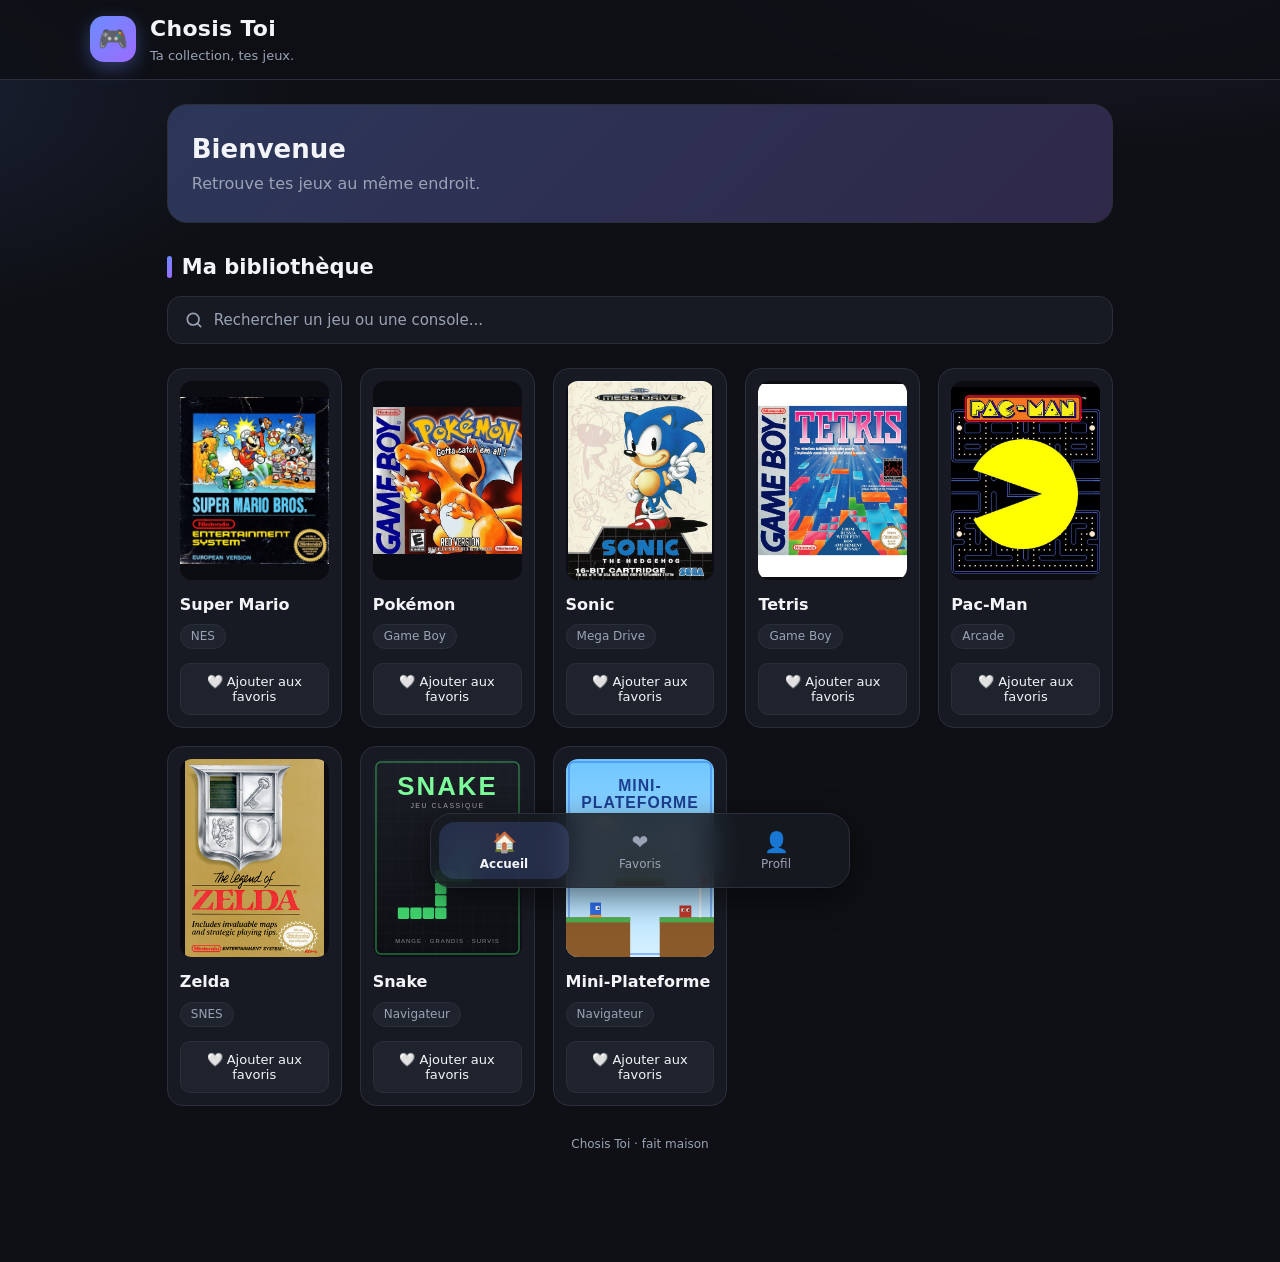
<file: index.html>
<!DOCTYPE html>
<html lang="fr">
<head>
    <meta charset="UTF-8">
    <meta name="viewport" content="width=device-width, initial-scale=1.0, viewport-fit=cover">
    <meta name="theme-color" content="#111318">
    <meta name="color-scheme" content="dark">
    <meta name="description" content="Chosis Toi : ta collection, tes jeux.">
    <title>Chosis Toi</title>

    <link rel="manifest" href="manifest.json">
    <link rel="icon" href="icon-192.png" type="image/png">
<link rel="apple-touch-icon" href="icon-192.png">
    <link rel="stylesheet" href="style.css">
</head>

<body>
    <header class="header">
        <div class="header-inner">
            <span class="logo" aria-hidden="true">🎮</span>
            <div>
                <h1>Chosis Toi</h1>
                <p>Ta collection, tes jeux.</p>
            </div>
        </div>
    </header>

    <main>
        <section id="welcome" class="welcome">
            <div class="hero">
                <h2>Bienvenue</h2>
                <p>Retrouve tes jeux au même endroit.</p>
            </div>
        </section>

        <!-- Vue liste : accueil, favoris, profil -->
        <section id="library" class="library">
            <h2 id="section-title">Ma bibliothèque</h2>

            <input
                type="search"
                id="search"
                placeholder="Rechercher un jeu ou une console..."
                aria-label="Rechercher un jeu"
                autocomplete="off"
            >

            <div id="games" class="games"></div>
        </section>

        <!-- Vue détail d'un jeu -->
        <section id="detail-view" class="library" hidden>
            <div id="game-details" class="game-details">
                <button id="back-button" type="button">← Retour</button>
                <img id="detail-image" alt="">
                <h2 id="detail-name"></h2>
                <p id="detail-console"></p>
                <button id="play-button" type="button">Jouer</button>

                <div id="zone-jeu" hidden>
                    <iframe
                        id="jeu-frame"
                        class="jeu-frame"
                        title="Jeu"
                        width="100%"
                        height="500"
                        sandbox="allow-scripts allow-same-origin"
                        allow="fullscreen">
                    </iframe>
                </div>
            </div>
        </section>
    </main>

    <footer class="footer">Chosis Toi · fait maison</footer>

    <nav class="bottom-nav" aria-label="Navigation principale">
        <button class="nav-button active" data-page="home" type="button">
            🏠 <span>Accueil</span>
        </button>
        <button class="nav-button" data-page="favorites" type="button">
            ❤️ <span>Favoris</span>
        </button>
        <button class="nav-button" data-page="profile" type="button">
            👤 <span>Profil</span>
        </button>
    </nav>

    <script src="script.js"></script>
</body>
</html>
</file>
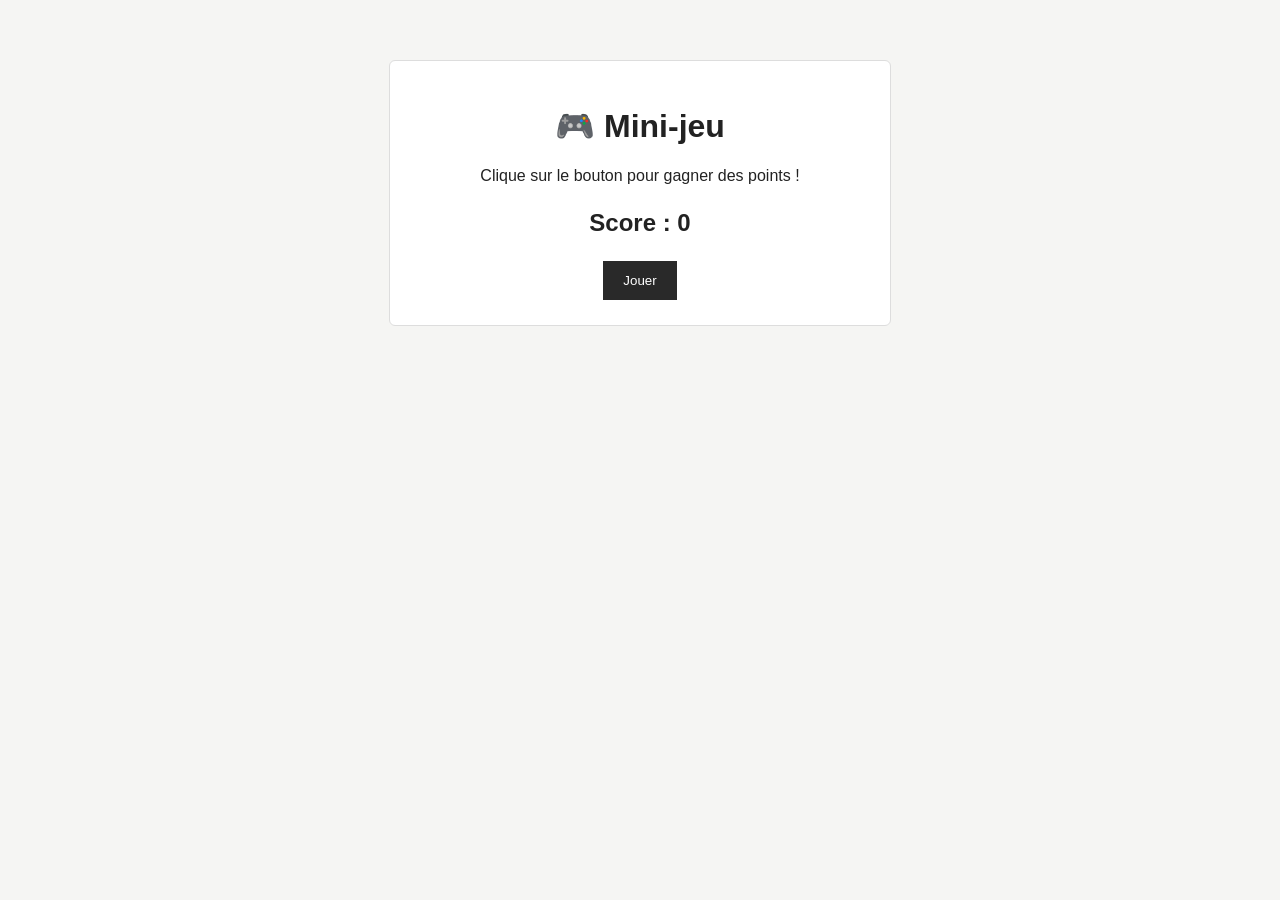
<file: jeux/test/index.html>
<!DOCTYPE html>
<html lang="fr">
<head>
    <meta charset="UTF-8">
    <meta name="viewport" content="width=device-width, initial-scale=1.0">
    <title>Mini-jeu - Chosis Toi</title>
    <style>
        body {
            margin: 0;
            padding: 30px 15px;
            background: #f5f5f3;
            color: #222;
            font-family: Arial, sans-serif;
            text-align: center;
        }

        .jeu {
            max-width: 450px;
            margin: 30px auto;
            padding: 25px;
            background: white;
            border: 1px solid #ddd;
            border-radius: 6px;
        }

        button {
            padding: 12px 20px;
            background: #292929;
            color: white;
            border: none;
            cursor: pointer;
        }

        #score {
            font-size: 24px;
            font-weight: bold;
        }
    </style>
</head>
<body>
    <div class="jeu">
        <h1>🎮 Mini-jeu</h1>
        <p>Clique sur le bouton pour gagner des points !</p>
        <p id="score">Score : 0</p>
        <button id="bouton">Jouer</button>
    </div>

    <script>
        let score = 0;

        document.getElementById("bouton").addEventListener("click", () => {
            score++;
            document.getElementById("score").textContent = "Score : " + score;
        });
    </script>
</body>
</html>
</file>
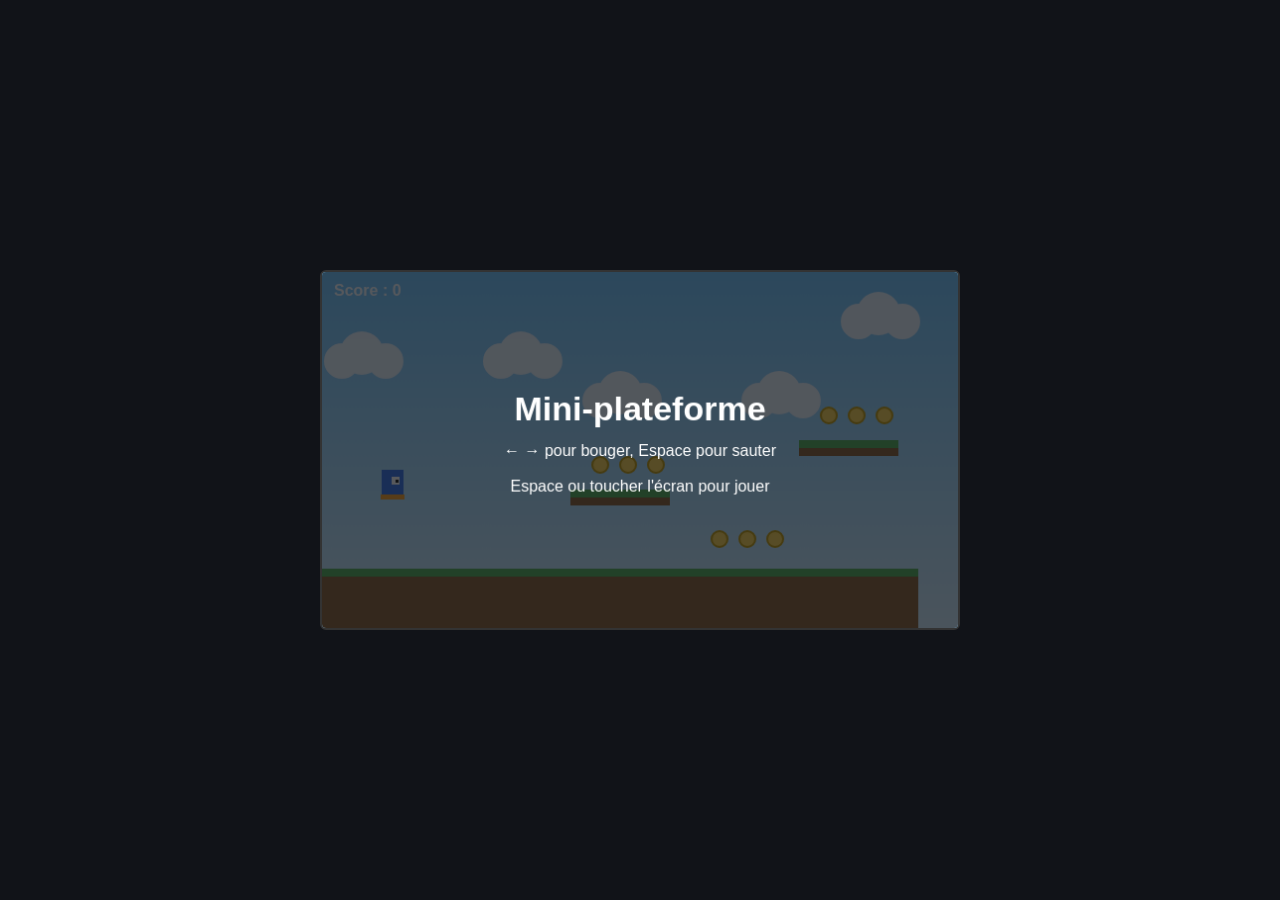
<file: jeux/test/plateform.html>
<!DOCTYPE html>
<html lang="fr">
<head>
    <meta charset="UTF-8">
    <meta name="viewport" content="width=device-width, initial-scale=1.0">
    <title>Mini-plateforme - Chosis Toi</title>
    <style>
        * { box-sizing: border-box; }

        html, body { height: 100%; margin: 0; }

        body {
            display: flex;
            flex-direction: column;
            align-items: center;
            justify-content: center;
            gap: 8px;
            background: #111318;
            color: #fff;
            font-family: Arial, Helvetica, sans-serif;
            user-select: none;
            touch-action: none;
        }

        canvas {
            width: 100%;
            max-width: 640px;
            max-height: calc(100vh - 20px);
            aspect-ratio: 16 / 9;
            background: #8fd3ff;
            border: 2px solid #333;
            border-radius: 6px;
        }

        /* Boutons tactiles : visibles seulement sur écran tactile */
        .touch { display: none; width: 100%; max-width: 640px; justify-content: space-between; padding: 0 8px; }
        .touch div { display: flex; gap: 10px; }
        .touch button {
            width: 64px;
            height: 52px;
            background: #292929;
            color: #fff;
            border: 1px solid #444;
            border-radius: 8px;
            font-size: 20px;
        }
        @media (pointer: coarse) {
            .touch { display: flex; }
            canvas { max-height: calc(100vh - 80px); }
        }
    </style>
</head>
<body>
    <canvas id="jeu" width="640" height="360" tabindex="0" aria-label="Jeu de plateforme"></canvas>

    <div class="touch">
        <div>
            <button type="button" id="btn-gauche" aria-label="Gauche">←</button>
            <button type="button" id="btn-droite" aria-label="Droite">→</button>
        </div>
        <button type="button" id="btn-saut" aria-label="Sauter">⬆</button>
    </div>

    <script>
        const W = 640, H = 360, LARGEUR_NIVEAU = 3300;
        const canvas = document.getElementById("jeu");
        const ctx = canvas.getContext("2d");

        // ---------- Niveau ----------
        const sol = [[0, 600], [700, 1300], [1400, 2000], [2100, 2800], [2900, 3300]]
            .map(([a, b]) => ({ x: a, y: 300, w: b - a, h: 60 }));

        const flottantes = [
            { x: 250,  y: 220, w: 100, h: 16 },
            { x: 480,  y: 170, w: 100, h: 16 },
            { x: 850,  y: 220, w: 120, h: 16 },
            { x: 1050, y: 160, w: 100, h: 16 },
            { x: 1550, y: 220, w: 100, h: 16 },
            { x: 1720, y: 160, w: 100, h: 16 },
            { x: 2250, y: 220, w: 120, h: 16 },
            { x: 2450, y: 170, w: 100, h: 16 }
        ];

        const plateformes = [...sol, ...flottantes];

        function ligneDePieces(x, y, n, pas = 28) {
            return Array.from({ length: n }, (_, i) => ({ x: x + i * pas, y, pris: false }));
        }

        const modelePieces = [
            ...ligneDePieces(280, 195, 3),
            ...ligneDePieces(510, 145, 3),
            ...ligneDePieces(400, 270, 3),
            ...ligneDePieces(880, 195, 4),
            ...ligneDePieces(1080, 135, 3),
            ...ligneDePieces(1200, 270, 3),
            ...ligneDePieces(1580, 195, 3),
            ...ligneDePieces(1750, 135, 3),
            ...ligneDePieces(1900, 270, 3),
            ...ligneDePieces(2280, 195, 4),
            ...ligneDePieces(2480, 145, 3),
            ...ligneDePieces(2700, 270, 3)
        ];

        const modeleEnnemis = [
            { x: 800,  min: 760,  max: 1240 },
            { x: 1500, min: 1450, max: 1950 },
            { x: 2300, min: 2150, max: 2750 },
            { x: 3000, min: 2950, max: 3150 }
        ];

        const drapeau = { x: 3220, y: 200, w: 8, h: 100 };

        // ---------- État ----------
        let etat = "attente"; // attente | jeu | gagne | perdu
        let joueur, pieces, ennemis, camX, score;
        const touches = { gauche: false, droite: false, saut: false };
        let tamponSaut = 0;

        function reinitialiser() {
            joueur = { x: 60, y: 200, w: 22, h: 30, vx: 0, vy: 0, auSol: false, dir: 1 };
            pieces = modelePieces.map(p => ({ ...p }));
            ennemis = modeleEnnemis.map(e => ({ x: e.x, y: 276, w: 24, h: 24, min: e.min, max: e.max, dir: 1, vivant: true }));
            camX = 0;
            score = 0;
        }

        function demarrer() {
            if (etat !== "jeu") {
                reinitialiser();
                etat = "jeu";
            }
        }

        // ---------- Collisions ----------
        const chevauche = (a, b) =>
            a.x < b.x + b.w && a.x + a.w > b.x && a.y < b.y + b.h && a.y + a.h > b.y;

        function perdre() { etat = "perdu"; }

        function mettreAJour() {
            if (etat !== "jeu") return;
            const p = joueur;

            // déplacement horizontal (avec un peu d'inertie)
            const cible = ((touches.droite ? 1 : 0) - (touches.gauche ? 1 : 0)) * 3.4;
            p.vx += (cible - p.vx) * 0.25;
            if (cible !== 0) p.dir = cible > 0 ? 1 : -1;

            // saut
            if (tamponSaut > 0) {
                tamponSaut--;
                if (p.auSol) { p.vy = -12; p.auSol = false; tamponSaut = 0; }
            }
            if (!touches.saut && p.vy < -4) p.vy = -4; // saut plus court si on relâche

            // gravité
            p.vy = Math.min(p.vy + 0.6, 14);

            // axe X
            p.x += p.vx;
            if (p.x < 0) p.x = 0;
            for (const pl of plateformes) {
                if (chevauche(p, pl)) {
                    if (p.vx > 0) p.x = pl.x - p.w;
                    else if (p.vx < 0) p.x = pl.x + pl.w;
                    p.vx = 0;
                }
            }

            // axe Y
            p.y += p.vy;
            p.auSol = false;
            for (const pl of plateformes) {
                if (chevauche(p, pl)) {
                    if (p.vy > 0) { p.y = pl.y - p.h; p.auSol = true; }
                    else if (p.vy < 0) { p.y = pl.y + pl.h; }
                    p.vy = 0;
                }
            }

            // chute dans le vide
            if (p.y > H + 80) { perdre(); return; }

            // ennemis
            for (const e of ennemis) {
                if (!e.vivant) continue;
                e.x += e.dir * 1;
                if (e.x < e.min || e.x + e.w > e.max) e.dir *= -1;

                if (chevauche(p, e)) {
                    const enChute = p.vy > 0 && (p.y + p.h - p.vy) <= e.y + 8;
                    if (enChute) {
                        e.vivant = false;
                        p.vy = -8;
                        score += 5;
                    } else {
                        perdre();
                        return;
                    }
                }
            }

            // pièces
            for (const c of pieces) {
                if (!c.pris && Math.hypot(p.x + p.w / 2 - c.x, p.y + p.h / 2 - c.y) < 18) {
                    c.pris = true;
                    score++;
                }
            }

            // arrivée
            if (chevauche(p, drapeau)) etat = "gagne";

            // caméra
            camX = Math.max(0, Math.min(p.x - 200, LARGEUR_NIVEAU - W));
        }

        // ---------- Dessin ----------
        function nuage(x, y) {
            ctx.fillStyle = "rgba(255,255,255,0.85)";
            ctx.beginPath();
            ctx.arc(x, y, 18, 0, Math.PI * 2);
            ctx.arc(x + 20, y - 8, 22, 0, Math.PI * 2);
            ctx.arc(x + 44, y, 18, 0, Math.PI * 2);
            ctx.fill();
        }

        function message(lignes) {
            ctx.fillStyle = "rgba(17, 19, 24, 0.7)";
            ctx.fillRect(0, 0, W, H);
            ctx.fillStyle = "#fff";
            ctx.textAlign = "center";
            lignes.forEach((t, i) => {
                ctx.font = (i === 0 ? "bold 34px" : "16px") + " Arial";
                ctx.fillText(t, W / 2, H / 2 - 30 + i * 36);
            });
        }

        function dessiner() {
            ctx.clearRect(0, 0, W, H);

            // ciel
            const ciel = ctx.createLinearGradient(0, 0, 0, H);
            ciel.addColorStop(0, "#6ec6ff");
            ciel.addColorStop(1, "#d6f0ff");
            ctx.fillStyle = ciel;
            ctx.fillRect(0, 0, W, H);

            // nuages (défilent plus lentement)
            for (let i = 0; i < 8; i++) {
                const x = ((i * 260 - camX * 0.4) % (W + 300) + W + 300) % (W + 300) - 80;
                nuage(x, 50 + (i % 3) * 40);
            }

            ctx.save();
            ctx.translate(-Math.round(camX), 0);

            // plateformes
            for (const pl of plateformes) {
                ctx.fillStyle = "#8b5a2b";
                ctx.fillRect(pl.x, pl.y, pl.w, pl.h);
                ctx.fillStyle = "#4caf50";
                ctx.fillRect(pl.x, pl.y, pl.w, 8);
            }

            // pièces
            for (const c of pieces) {
                if (c.pris) continue;
                ctx.fillStyle = "#ffd54a";
                ctx.beginPath();
                ctx.arc(c.x, c.y, 8, 0, Math.PI * 2);
                ctx.fill();
                ctx.strokeStyle = "#c79a00";
                ctx.lineWidth = 2;
                ctx.stroke();
            }

            // drapeau
            ctx.fillStyle = "#eee";
            ctx.fillRect(drapeau.x, drapeau.y, drapeau.w, drapeau.h);
            ctx.fillStyle = "#ff5a5f";
            ctx.beginPath();
            ctx.moveTo(drapeau.x + drapeau.w, drapeau.y);
            ctx.lineTo(drapeau.x + drapeau.w + 36, drapeau.y + 16);
            ctx.lineTo(drapeau.x + drapeau.w, drapeau.y + 32);
            ctx.fill();

            // ennemis
            for (const e of ennemis) {
                if (!e.vivant) continue;
                ctx.fillStyle = "#c0392b";
                ctx.fillRect(e.x, e.y, e.w, e.h);
                ctx.fillStyle = "#fff";
                ctx.fillRect(e.x + 4, e.y + 6, 6, 6);
                ctx.fillRect(e.x + 14, e.y + 6, 6, 6);
                ctx.fillStyle = "#111";
                ctx.fillRect(e.x + (e.dir > 0 ? 7 : 4), e.y + 8, 3, 3);
                ctx.fillRect(e.x + (e.dir > 0 ? 17 : 14), e.y + 8, 3, 3);
            }

            // joueur (personnage original : un petit blob bleu)
            const p = joueur;
            ctx.fillStyle = "#2f6fed";
            ctx.fillRect(p.x, p.y, p.w, p.h);
            ctx.fillStyle = "#fff";
            ctx.fillRect(p.x + (p.dir > 0 ? 10 : 3), p.y + 7, 8, 8);
            ctx.fillStyle = "#111";
            ctx.fillRect(p.x + (p.dir > 0 ? 14 : 4), p.y + 10, 3, 3);
            ctx.fillStyle = "#ff9f1c";
            ctx.fillRect(p.x - 1, p.y + p.h - 5, p.w + 2, 5);

            ctx.restore();

            // interface
            ctx.fillStyle = "#fff";
            ctx.font = "bold 16px Arial";
            ctx.textAlign = "left";
            ctx.fillText("Score : " + score, 12, 24);

            if (etat === "attente") message(["Mini-plateforme", "← → pour bouger, Espace pour sauter", "Espace ou toucher l'écran pour jouer"]);
            if (etat === "perdu")   message(["Raté !", "Score : " + score, "Espace pour rejouer"]);
            if (etat === "gagne")   message(["Bravo !", "Score : " + score, "Espace pour rejouer"]);
        }

        // ---------- Boucle (60 images par seconde, quelle que soit la machine) ----------
        let dernier = performance.now(), reste = 0;
        function boucle(t) {
            reste += Math.min(t - dernier, 100);
            dernier = t;
            while (reste >= 1000 / 60) {
                mettreAJour();
                reste -= 1000 / 60;
            }
            dessiner();
            requestAnimationFrame(boucle);
        }

        // ---------- Contrôles ----------
        const mapGauche = ["ArrowLeft", "q", "a"];
        const mapDroite = ["ArrowRight", "d"];
        const mapSaut   = ["ArrowUp", " ", "z", "w"];

        function appuyerSaut() {
            if (etat !== "jeu") { demarrer(); return; }
            touches.saut = true;
            tamponSaut = 6;
        }

        document.addEventListener("keydown", (e) => {
            const k = e.key.length === 1 ? e.key.toLowerCase() : e.key;
            if (mapGauche.includes(k)) touches.gauche = true;
            else if (mapDroite.includes(k)) touches.droite = true;
            else if (mapSaut.includes(k)) { if (!e.repeat) appuyerSaut(); }
            else if (k === "Enter") demarrer();
            else return;
            e.preventDefault(); // évite de faire défiler la page
        });

        document.addEventListener("keyup", (e) => {
            const k = e.key.length === 1 ? e.key.toLowerCase() : e.key;
            if (mapGauche.includes(k)) touches.gauche = false;
            if (mapDroite.includes(k)) touches.droite = false;
            if (mapSaut.includes(k)) touches.saut = false;
        });

        function lier(id, debut, fin) {
            const b = document.getElementById(id);
            b.addEventListener("pointerdown", (e) => { e.preventDefault(); debut(); });
            ["pointerup", "pointerleave", "pointercancel"].forEach(ev => b.addEventListener(ev, fin));
        }
        lier("btn-gauche", () => touches.gauche = true, () => touches.gauche = false);
        lier("btn-droite", () => touches.droite = true, () => touches.droite = false);
        lier("btn-saut", appuyerSaut, () => touches.saut = false);

        canvas.addEventListener("pointerdown", () => { canvas.focus(); if (etat !== "jeu") demarrer(); });

        // ---------- Démarrage ----------
        reinitialiser();
        requestAnimationFrame(boucle);
        window.focus();
    </script>
</body>
</html>
</file>
<file: style.css>
/* ---------- Thème ---------- */
:root {
    --bg: #0e1015;
    --surface: #171a22;
    --surface-2: #1f232d;
    --media: #0b0d12;
    --border: #2a2f3b;
    --text: #f2f4f8;
    --muted: #9aa3b5;
    --accent: #6c8cff;
    --accent-2: #9b6bff;
    --degrade: linear-gradient(135deg, var(--accent), var(--accent-2));
    --rayon: 16px;
}

* {
    box-sizing: border-box;
}

html {
    -webkit-tap-highlight-color: transparent;
}

body {
    margin: 0;
    min-height: 100vh;
    padding-bottom: 110px;
    background:
        radial-gradient(900px 400px at 85% -10%, rgba(155, 107, 255, 0.16), transparent 60%),
        radial-gradient(700px 380px at -10% 10%, rgba(108, 140, 255, 0.14), transparent 60%),
        var(--bg);
    background-attachment: fixed;
    color: var(--text);
    font-family: system-ui, -apple-system, "Segoe UI", Roboto, Arial, sans-serif;
    line-height: 1.4;
}

/* ---------- En-tête ---------- */
.header {
    position: sticky;
    top: 0;
    z-index: 10;
    padding: 14px 6%;
    padding-top: calc(14px + env(safe-area-inset-top, 0px));
    background: rgba(14, 16, 21, 0.8);
    backdrop-filter: blur(12px);
    -webkit-backdrop-filter: blur(12px);
    border-bottom: 1px solid var(--border);
}

.header-inner {
    display: flex;
    align-items: center;
    gap: 14px;
    max-width: 1100px;
    margin: 0 auto;
}

.logo {
    display: grid;
    place-items: center;
    width: 46px;
    height: 46px;
    background: var(--degrade);
    border-radius: 14px;
    font-size: 24px;
    box-shadow: 0 6px 18px rgba(108, 140, 255, 0.35);
}

.header h1 {
    margin: 0;
    font-size: 22px;
    font-weight: 800;
    letter-spacing: 0.3px;
}

.header p {
    margin: 2px 0 0;
    color: var(--muted);
    font-size: 13px;
}

/* ---------- Bannière d'accueil ---------- */
.welcome {
    max-width: 1100px;
    margin: 24px auto 0;
    padding: 0 6%;
}

.hero {
    padding: 26px 24px;
    background:
        linear-gradient(135deg, rgba(108, 140, 255, 0.25), rgba(155, 107, 255, 0.18)),
        var(--surface);
    border: 1px solid var(--border);
    border-radius: 20px;
}

.hero h2 {
    margin: 0 0 6px;
    font-size: 26px;
}

.hero p {
    margin: 0;
    color: var(--muted);
}

/* ---------- Bibliothèque ---------- */
.library {
    max-width: 1100px;
    margin: 30px auto;
    padding: 0 6%;
}

.library h2 {
    display: flex;
    align-items: center;
    gap: 10px;
    margin: 0 0 14px;
    font-size: 21px;
}

.library h2::before {
    content: "";
    width: 5px;
    height: 22px;
    background: var(--degrade);
    border-radius: 3px;
}

#search {
    width: 100%;
    padding: 14px 16px 14px 46px;
    margin: 0 0 24px;
    background-color: var(--surface);
    background-image: url("data:image/svg+xml,%3Csvg xmlns='http://www.w3.org/2000/svg' width='20' height='20' viewBox='0 0 24 24' fill='none' stroke='%239aa3b5' stroke-width='2' stroke-linecap='round'%3E%3Ccircle cx='11' cy='11' r='7'/%3E%3Cpath d='M20 20l-3.5-3.5'/%3E%3C/svg%3E");
    background-repeat: no-repeat;
    background-position: 16px center;
    color: var(--text);
    border: 1px solid var(--border);
    border-radius: 14px;
    font-size: 15px;
    font-family: inherit;
}

#search::placeholder {
    color: var(--muted);
}

#search:focus {
    outline: none;
    border-color: var(--accent);
    box-shadow: 0 0 0 3px rgba(108, 140, 255, 0.25);
}

/* ---------- Grille et cartes ---------- */
.games {
    display: grid;
    grid-template-columns: repeat(auto-fill, minmax(165px, 1fr));
    gap: 18px;
}

.vide {
    grid-column: 1 / -1;
    padding: 30px 0;
    color: var(--muted);
    text-align: center;
}

.game-card {
    display: flex;
    flex-direction: column;
    padding: 12px;
    background: var(--surface);
    border: 1px solid var(--border);
    border-radius: var(--rayon);
    transition: transform 0.18s ease, border-color 0.18s ease, box-shadow 0.18s ease;
}

.game-card:hover {
    transform: translateY(-4px);
    border-color: var(--accent);
    box-shadow: 0 12px 28px rgba(0, 0, 0, 0.4);
}

.game-card img {
    display: block;
    width: 100%;
    aspect-ratio: 3 / 4;
    object-fit: contain;
    background: var(--media);
    border-radius: 12px;
    cursor: pointer;
}

.game-card h3 {
    margin: 14px 0 8px;
    font-size: 16px;
}

/* La console s'affiche comme une pastille */
.game-card p {
    align-self: flex-start;
    margin: 0 0 14px;
    padding: 3px 10px;
    background: var(--surface-2);
    border: 1px solid var(--border);
    border-radius: 999px;
    color: var(--muted);
    font-size: 12px;
}

.game-card button {
    width: 100%;
    margin-top: auto;
    padding: 10px 12px;
    background: var(--surface-2);
    color: var(--text);
    border: 1px solid var(--border);
    border-radius: 10px;
    cursor: pointer;
    font-family: inherit;
    font-size: 13px;
    transition: background 0.18s ease, border-color 0.18s ease;
}

.game-card button:hover {
    background: rgba(108, 140, 255, 0.18);
    border-color: var(--accent);
}

/* ---------- Boutons principaux ---------- */
#play-button,
#save-profile {
    padding: 12px 24px;
    background: var(--degrade);
    color: #fff;
    border: none;
    border-radius: 12px;
    cursor: pointer;
    font-family: inherit;
    font-size: 15px;
    font-weight: 700;
    box-shadow: 0 8px 20px rgba(108, 140, 255, 0.3);
    transition: transform 0.15s ease, filter 0.15s ease;
}

#play-button:hover:not(:disabled),
#save-profile:hover {
    transform: translateY(-2px);
    filter: brightness(1.1);
}

#play-button:disabled {
    background: var(--surface-2);
    color: var(--muted);
    box-shadow: none;
    cursor: not-allowed;
}

#back-button {
    padding: 9px 14px;
    background: var(--surface-2);
    color: var(--text);
    border: 1px solid var(--border);
    border-radius: 10px;
    cursor: pointer;
    font-family: inherit;
    font-size: 14px;
}

#back-button:hover {
    border-color: var(--accent);
}

/* ---------- Fiche d'un jeu ---------- */
.game-details {
    display: grid;
    grid-template-columns: minmax(0, 320px) minmax(0, 1fr);
    grid-template-rows: auto auto auto auto 1fr auto;
    grid-template-areas:
        "retour retour"
        "image  titre"
        "image  console"
        "image  jouer"
        "image  vide"
        "zone   zone";
    column-gap: 28px;
    padding: 20px;
    background: var(--surface);
    border: 1px solid var(--border);
    border-radius: 20px;
}

#back-button   { grid-area: retour; justify-self: start; margin-bottom: 18px; }
#detail-image  { grid-area: image; }
#detail-name   { grid-area: titre; }
#detail-console { grid-area: console; }
#play-button   { grid-area: jouer; justify-self: start; }
#zone-jeu      { grid-area: zone; }

.game-details img {
    display: block;
    width: 100%;
    max-height: 420px;
    object-fit: contain;
    background: var(--media);
    border-radius: 14px;
}

.game-details h2 {
    margin: 0 0 8px;
    font-size: 30px;
}

.game-details h2::before {
    display: none;
}

#detail-console {
    align-self: start;
    justify-self: start;
    margin: 0 0 20px;
    padding: 4px 12px;
    background: var(--surface-2);
    border: 1px solid var(--border);
    border-radius: 999px;
    color: var(--muted);
    font-size: 13px;
}

.jeu-frame {
    display: block;
    width: 100%;
    margin-top: 22px;
    background: #000;
    border: 1px solid var(--border);
    border-radius: 12px;
}

/* ---------- Profil ---------- */
.profile-card {
    grid-column: 1 / -1;
    max-width: 520px;
    padding: 24px;
}

.profile-card:hover {
    transform: none;
    border-color: var(--border);
    box-shadow: none;
}

.profile-card h2 {
    margin: 0 0 16px;
    font-size: 22px;
}

.profile-card h2::before {
    display: none;
}

.profile-card p {
    align-self: auto;
    margin: 0;
    padding: 0;
    background: none;
    border: none;
    border-radius: 0;
    color: var(--muted);
    font-size: 14px;
}

.profile-card input,
.profile-card select {
    display: block;
    width: 100%;
    margin: 8px 0 18px;
    padding: 12px;
    background: var(--media);
    color: var(--text);
    border: 1px solid var(--border);
    border-radius: 10px;
    font-family: inherit;
    font-size: 15px;
}

.profile-card input:focus,
.profile-card select:focus {
    outline: none;
    border-color: var(--accent);
    box-shadow: 0 0 0 3px rgba(108, 140, 255, 0.25);
}

#save-profile {
    align-self: flex-start;
    width: auto;
    margin-top: 0;
}

#profile-result {
    margin: 22px 0 4px;
    font-size: 44px;
}

#profile-name {
    color: var(--text);
    font-size: 18px;
    font-weight: 700;
}

/* ---------- Pied de page ---------- */
.footer {
    margin-top: 10px;
    color: var(--muted);
    font-size: 12px;
    text-align: center;
}

/* ---------- Navigation du bas ---------- */
.bottom-nav {
    position: fixed;
    bottom: calc(12px + env(safe-area-inset-bottom, 0px));
    left: 50%;
    z-index: 20;
    display: flex;
    gap: 6px;
    width: min(420px, calc(100% - 24px));
    padding: 8px;
    transform: translateX(-50%);
    background: rgba(23, 26, 34, 0.85);
    backdrop-filter: blur(14px);
    -webkit-backdrop-filter: blur(14px);
    border: 1px solid var(--border);
    border-radius: 22px;
    box-shadow: 0 10px 30px rgba(0, 0, 0, 0.5);
}

.nav-button {
    display: flex;
    flex: 1;
    flex-direction: column;
    align-items: center;
    gap: 3px;
    padding: 8px 6px;
    background: none;
    border: none;
    border-radius: 16px;
    color: var(--muted);
    cursor: pointer;
    font-family: inherit;
    font-size: 20px;
    transition: background 0.18s ease, color 0.18s ease;
}

.nav-button span {
    font-size: 12px;
}

.nav-button:hover {
    color: var(--text);
}

.nav-button.active {
    background: rgba(108, 140, 255, 0.18);
    color: var(--text);
    font-weight: 700;
}

/* ---------- Divers ---------- */
button:focus-visible,
.game-card img:focus-visible,
select:focus-visible {
    outline: 2px solid var(--accent);
    outline-offset: 2px;
}

[hidden] {
    display: none !important;
}

@media (max-width: 700px) {
    .game-details {
        grid-template-columns: 1fr;
        grid-template-rows: none;
        grid-template-areas:
            "retour"
            "image"
            "titre"
            "console"
            "jouer"
            "zone";
    }

    #detail-image {
        margin-bottom: 18px;
        max-height: 320px;
    }

    .game-details h2 {
        font-size: 26px;
    }
}

@media (max-width: 500px) {
    .games {
        grid-template-columns: repeat(2, minmax(0, 1fr));
        gap: 12px;
    }

    .game-card {
        padding: 10px;
    }

    .hero {
        padding: 20px 18px;
    }
}

@media (prefers-reduced-motion: reduce) {
    * {
        transition: none !important;
    }
}
</file>
